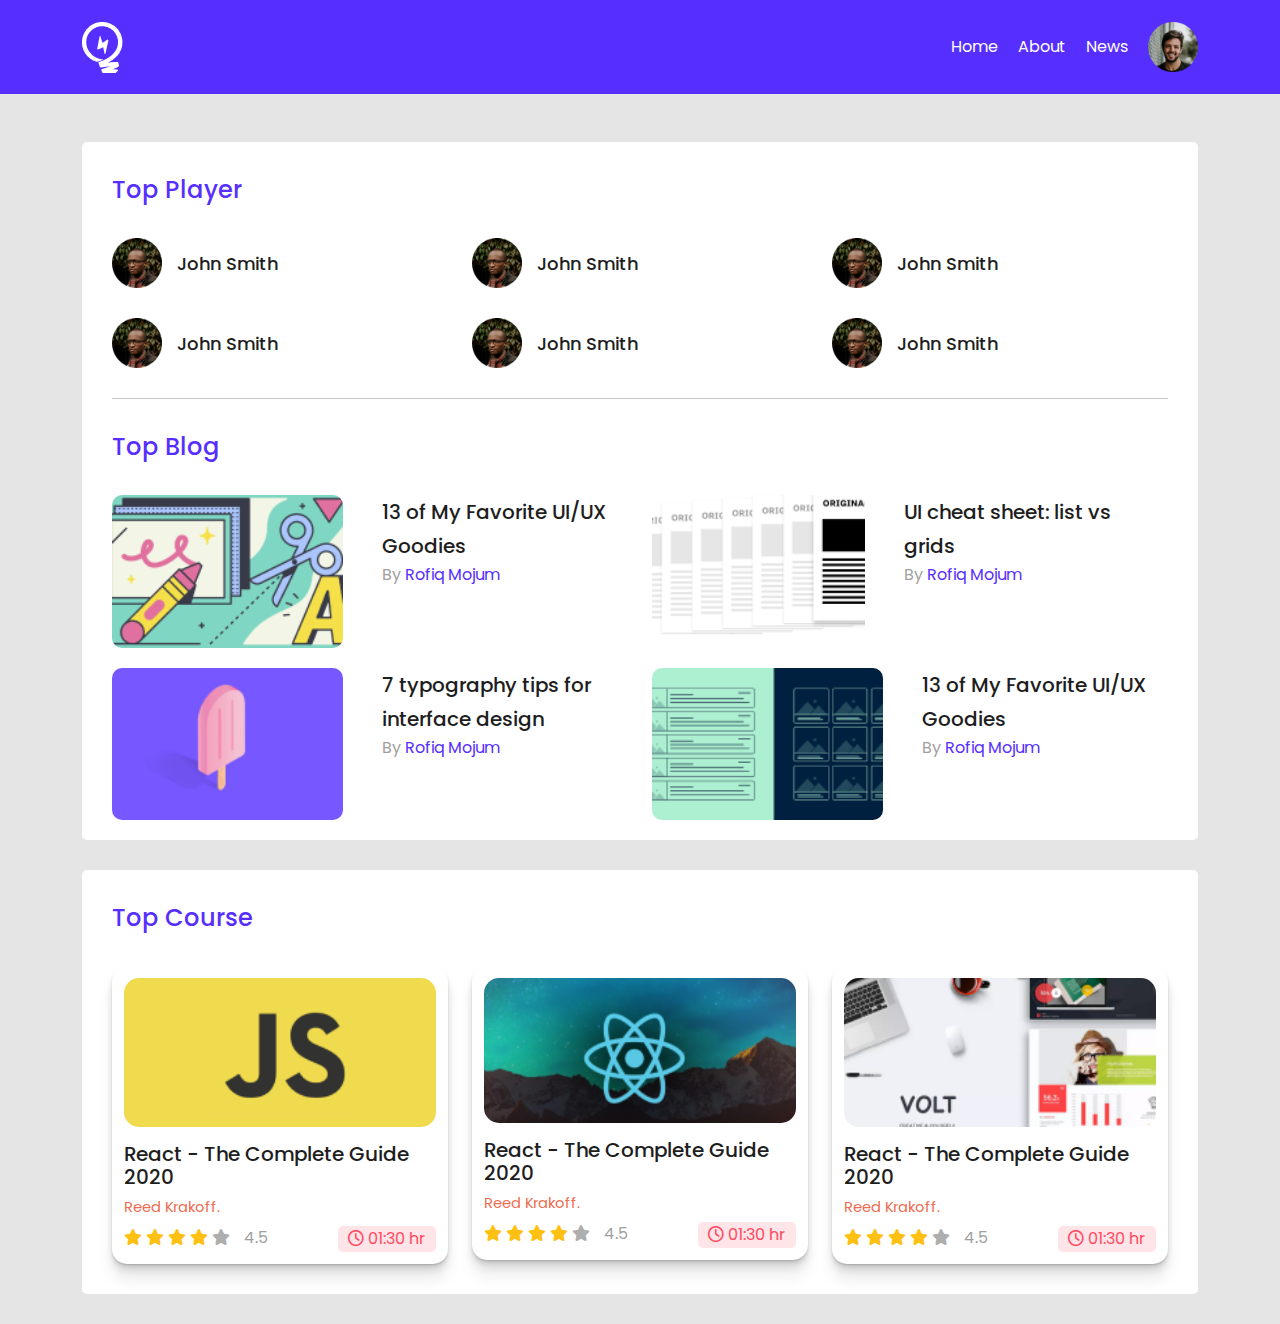
<file: leaderboard/index.html>
<!DOCTYPE html>
<html lang="en">

<head>
    <meta charset="UTF-8" />
    <meta http-equiv="X-UA-Compatible" content="IE=edge" />
    <meta name="viewport" content="width=device-width, initial-scale=1.0" />
    <title>Leader Board</title>
    <link rel="shortcut icon" href="./assets/img/logo/Final Logo DEB-ai (4).png" type="image/x-icon" />

    <!-- Bootstrap Css Link  -->
    <link href="https://cdn.jsdelivr.net/npm/bootstrap@5.0.2/dist/css/bootstrap.min.css" rel="stylesheet" />

    <!-- Google Font Link  -->
    <link
        href="https://fonts.googleapis.com/css2?family=Poppins:wght@200;300;400;500;600;700;800;900&family=Source+Serif+Pro:wght@200;300;400;600;700;900&display=swap"
        rel="stylesheet" />

    <link href="https://fonts.googleapis.com/css2?family=Inter:wght@100;200;300;400;500;600;700;800;900&display=swap"
        rel="stylesheet">

    <!-- Font Awesome Link  -->
    <link rel="stylesheet" href="https://cdnjs.cloudflare.com/ajax/libs/font-awesome/6.2.0/css/all.min.css" />



    <!-- External Css Link  -->
    <link rel="stylesheet" href="css/style.css" />
</head>

<body>

    <header>
        <nav class="navbar">
            <div class="container">

                <!-- logo  -->
                <div class="logo">
                    <a href="#">
                        <img class="img" src="./img/Group 5.png" alt="logo">
                    </a>
                </div>

                <div class="navbar-menu">
                    <!-- menu  -->
                    <div class="menu">
                        <ul>
                            <li><a href="#">Home</a></li>
                            <li><a href="#">About</a></li>
                            <li><a href="#">News</a></li>
                        </ul>
                    </div>

                    <div class="profile-image">
                        <img class="img" src="./img/player/Ellipse.png" alt="profile-image">
                    </div>
                </div>
            </div>

        </nav>
    </header>

    <main>
        <section>
            <div class="container">
                <div class="row">
                    <div class="col-lg-12 mt-5">
                        <div class="section-card">
                            <div class="row">
                                <div class="col-lg-12">
                                    <h2 class="title">Top Player</h2>
                                </div>
                            </div>

                            <div class="row">

                                <div class="col-lg-4">
                                    <div class="player-item">
                                        <div class="player-image">
                                            <img class="img" src="./img/player/Ellipse (1).png" alt="player">
                                        </div>
                                        <h3 class="player-name">John Smith</h3>
                                    </div>
                                </div>
                                <div class="col-lg-4">
                                    <div class="player-item">
                                        <div class="player-image">
                                            <img class="img" src="./img/player/Ellipse (1).png" alt="player">
                                        </div>
                                        <h3 class="player-name">John Smith</h3>
                                    </div>
                                </div>
                                <div class="col-lg-4">
                                    <div class="player-item">
                                        <div class="player-image">
                                            <img class="img" src="./img/player/Ellipse (1).png" alt="player">
                                        </div>
                                        <h3 class="player-name">John Smith</h3>
                                    </div>
                                </div>
                                <div class="col-lg-4">
                                    <div class="player-item">
                                        <div class="player-image">
                                            <img class="img" src="./img/player/Ellipse (1).png" alt="player">
                                        </div>
                                        <h3 class="player-name">John Smith</h3>
                                    </div>
                                </div>
                                <div class="col-lg-4">
                                    <div class="player-item">
                                        <div class="player-image">
                                            <img class="img" src="./img/player/Ellipse (1).png" alt="player">
                                        </div>
                                        <h3 class="player-name">John Smith</h3>
                                    </div>
                                </div>
                                <div class="col-lg-4">
                                    <div class="player-item">
                                        <div class="player-image">
                                            <img class="img" src="./img/player/Ellipse (1).png" alt="player">
                                        </div>
                                        <h3 class="player-name">John Smith</h3>
                                    </div>
                                </div>

                            </div>

                            <hr>

                            <div class="row">
                                <div class="col-lg-12">
                                    <h2 class="title">Top Blog</h2>
                                </div>
                            </div>

                            <div class="row">

                                <div class="col-lg-6">
                                    <div class="blog-item">
                                        <div class="row">
                                            <div class="col-lg-6 col-md-6">
                                                <div class="blog-image">
                                                    <img class="img" src="./img/blog/image 5.png" alt="blog">
                                                </div>
                                            </div>
                                            <div class="col-lg-6 col-md-6">
                                                <div class="blog-content">
                                                    <h3 class="blog-title">13 of My Favorite
                                                        UI/UX Goodies</h3>
                                                    <p class="blog-text">By <span class="blog-creator">Rofiq
                                                            Mojum</span></p>
                                                </div>
                                            </div>
                                        </div>
                                    </div>
                                </div>
                                <div class="col-lg-6">
                                    <div class="blog-item">
                                        <div class="row">
                                            <div class="col-lg-6 col-md-6">
                                                <div class="blog-image">
                                                    <img class="img" src="./img/blog/image 4.png" alt="blog">
                                                </div>
                                            </div>
                                            <div class="col-lg-6 col-md-6">
                                                <div class="blog-content">
                                                    <h3 class="blog-title">UI cheat sheet:
                                                        list vs grids</h3>
                                                    <p class="blog-text">By <span class="blog-creator">Rofiq
                                                            Mojum</span></p>
                                                </div>
                                            </div>
                                        </div>
                                    </div>
                                </div>
                                <div class="col-lg-6">
                                    <div class="blog-item">
                                        <div class="row">
                                            <div class="col-lg-6 col-md-6">
                                                <div class="blog-image">
                                                    <img class="img" src="./img/blog/image 2.png" alt="blog">
                                                </div>
                                            </div>
                                            <div class="col-lg-6 col-md-6">
                                                <div class="blog-content">
                                                    <h3 class="blog-title">7 typography tips
                                                        for interface design</h3>
                                                    <p class="blog-text">By <span class="blog-creator">Rofiq
                                                            Mojum</span></p>
                                                </div>
                                            </div>
                                        </div>
                                    </div>
                                </div>
                                <div class="col-lg-6">
                                    <div class="blog-item">
                                        <div class="row">
                                            <div class="col-lg-6 col-md-6">
                                                <div class="blog-image">
                                                    <img class="img" src="./img/blog/blog 1.png" alt="blog">
                                                </div>
                                            </div>
                                            <div class="col-lg-6 col-md-6">
                                                <div class="blog-content">
                                                    <h3 class="blog-title">13 of My Favorite
                                                        UI/UX Goodies</h3>
                                                    <p class="blog-text">By <span class="blog-creator">Rofiq
                                                            Mojum</span></p>
                                                </div>
                                            </div>
                                        </div>
                                    </div>
                                </div>






                            </div>

                        </div>
                    </div>
                </div>





                <div class="row">
                    <div class="col-lg-12">
                        <div class="section-card">
                            <div class="row">
                                <div class="col-lg-12">
                                    <h2 class="title">Top Course</h2>
                                </div>
                            </div>

                            <div class="row">

                                <div class="col-lg-4">
                                    <div class="course-item">
                                        <div class="course-image">
                                            <img class="img" src="./img/course/image 9.png" alt="player">
                                        </div>
                                        <h3 class="course-title">React - The Complete
                                            Guide 2020</h3>
                                        <p class="course-creator">Reed Krakoff.</p>
                                        <div class="course-review-time">
                                            <div class="course-review">
                                                <div>
                                                    <i class="fa-solid fa-star checked"></i>
                                                    <i class="fa-solid fa-star checked"></i>
                                                    <i class="fa-solid fa-star checked"></i>
                                                    <i class="fa-solid fa-star checked"></i>
                                                    <i class="fa-solid fa-star"></i>
                                                    <span>4.5</span>
                                                </div>
                                            </div>
                                            <div class="course-time"><i class="far fa-clock"></i> 01:30 hr</div>
                                        </div>
                                    </div>
                                </div>
                                <div class="col-lg-4">
                                    <div class="course-item">
                                        <div class="course-image">
                                            <img class="img" src="./img/course/image 8.png" alt="player">
                                        </div>
                                        <h3 class="course-title">React - The Complete
                                            Guide 2020</h3>
                                        <p class="course-creator">Reed Krakoff.</p>
                                        <div class="course-review-time">
                                            <div class="course-review">
                                                <div>
                                                    <i class="fa-solid fa-star checked"></i>
                                                    <i class="fa-solid fa-star checked"></i>
                                                    <i class="fa-solid fa-star checked"></i>
                                                    <i class="fa-solid fa-star checked"></i>
                                                    <i class="fa-solid fa-star"></i>
                                                    <span>4.5</span>
                                                </div>
                                            </div>
                                            <div class="course-time"><i class="far fa-clock"></i> 01:30 hr</div>
                                        </div>
                                    </div>
                                </div>
                                <div class="col-lg-4">
                                    <div class="course-item">
                                        <div class="course-image">
                                            <img class="img" src="./img/course/image 7.png" alt="player">
                                        </div>
                                        <h3 class="course-title">React - The Complete
                                            Guide 2020</h3>
                                        <p class="course-creator">Reed Krakoff.</p>
                                        <div class="course-review-time">
                                            <div class="course-review">
                                                <div>
                                                    <i class="fa-solid fa-star checked"></i>
                                                    <i class="fa-solid fa-star checked"></i>
                                                    <i class="fa-solid fa-star checked"></i>
                                                    <i class="fa-solid fa-star checked"></i>
                                                    <i class="fa-solid fa-star"></i>
                                                    <span>4.5</span>
                                                </div>
                                            </div>
                                            <div class="course-time"><i class="far fa-clock"></i> 01:30 hr</div>
                                        </div>
                                    </div>
                                </div>

                            </div>

                        </div>
                    </div>
                </div>
            </div>
        </section>
    </main>






    <!-- Footer End  -->
    <script src="https://code.jquery.com/jquery-3.6.1.min.js"></script>
    <script src="https://cdn.jsdelivr.net/npm/bootstrap@5.0.2/dist/js/bootstrap.bundle.min.js"></script>
    <!-- <script src="assets/js/main.js"></script> -->


</body>

</html>
</file>
<file: leaderboard/css/style.css>
:root {
    --color-by: #9F9F9F;
    --color-white: #fff;
    --color-red: #FF4A60;
    --color-body: #E5E5E5;
    --color-star: #AEAEAE;
    --color-black: #1E1E1E;
    --color-primary: #562EFF;
    --color-orrange: #ED6B4F;
    --color-red-light: #FFE4E8;
    --color-star-number: #A2A2A2;
    --color-star-checked: #FFC014;
    --font-family-poppins: "Poppins", sans-serif;

}



*,
*::after,
*::before {
  padding: 0;
  margin: 0;
  outline: 0;
  transition: all linear 0.3s;
}
html {
  /* font-size: 10px; */
}
body {
  font-family: var(--font-family-poppins);
  position: relative;
  background: var(--color-body);
}

ul {
  display: flex;
  margin-bottom: 0;
  padding-left: 0;
}
li {
  list-style-type: none;
}

a,
a:hover {
  text-decoration: none;
  color: var(--color-black);
}

.h1,
.h2,
.h3,
.h4,
.h5,
.h6,
h1,
h2,
h3,
h4,
h5,
h6 {
  font-family: var(--font-family-poppins);
  margin-bottom: 0;
}

p {
  margin-bottom: 0;
  font-size: 16px;
}

img {
  width: 100%;
}

hr{
    margin: 0;
}



/* Start Class  */
.navbar{
    background: var(--color-primary);
    height: 94px;
}
.logo{}
.navbar-menu{
    display: flex;
    align-items: center;
}
.menu{}
.menu ul{}
.menu ul li{
    margin-right: 20px;
}
.menu ul li a{
    font-size: 16px;
    line-height: 24px;
    color: var(--color-white);
}
.profile-image{
    border-radius: 50%;
    width: 50px;
}

.section-card {
    background: var(--color-white);
    border-radius: 5px;
    padding: 0 30px;
    margin-bottom: 30px;
}
.title{
    color: var(--color-primary);
    font-style: normal;
    font-weight: 500;
    font-size: 24px;
    line-height: 36px;
    padding: 30px 0;
}
.player-name{
    color: var(--color-black);
    font-style: normal;
    font-weight: 500;
    font-size: 18px;
    line-height: 27px;
}
.player-image{
    border-radius: 50%;
    width: 50px;
    margin-right: 15px;

}
.player-item{
    display: flex;
    align-items: center;
    margin-bottom: 30px;
}

.blog-title{
    color: var(--color-black);
    font-style: normal;
    font-weight: 500;
    font-size: 20px;
    line-height: 34px;
}
.blog-image {
    margin-right: 15px;
}

.blog-image img{
    border-radius: 10px;
}
.blog-item {
    border-radius: 10px;
    display: flex;
    margin-bottom: 20px;
}
.blog-text{
    font-style: normal;
    font-weight: 400;
    font-size: 16px;
    line-height: 24px;
    color: var(--color-by);
}
.blog-creator{
    color: var(--color-primary);
}

.course-title{
    color: var(--color-black);
    padding-top: 16px;
    font-style: normal;
    font-weight: 500;
    font-size: 20.0336px;
    line-height: 23px;
    margin-bottom: 10px;
}
.course-image{
    
}
.course-image img{
    border-radius: 15px;
}
.course-item{
    padding: 12px;
    box-shadow: 0 1px 1px hsl(0deg 0% 0% / 0.075),
      0 2px 2px hsl(0deg 0% 0% / 0.075),
      0 4px 4px hsl(0deg 0% 0% / 0.075),
      0 8px 8px hsl(0deg 0% 0% / 0.075),
      0 16px 16px hsl(0deg 0% 0% / 0.075)
    ;
    background: var(--color-white);
    margin-bottom: 30px;
    border-radius: 15px ;
}
.course-review-time{
    display: flex;
    justify-content: space-between;
}

.course-review{
    
}

.course-review span {
    color: var(--color-by);
    margin-left: 10px;
}
.course-review i{
    color: var(--color-star);
    
}
.course-review i.checked{
    color: var(--color-star-checked);
    
}

.course-time {
    color: var(--color-red);
    background: var(--color-red-light);
    padding: 1px 10px;
    border-radius: 5px;
}
.course-creator{
    color: var(--color-orrange);
    font-style: normal;
    font-weight: 400;
    font-size: 14.6913px;
    line-height: 17px;
    margin-bottom: 10px;
}
</file>
